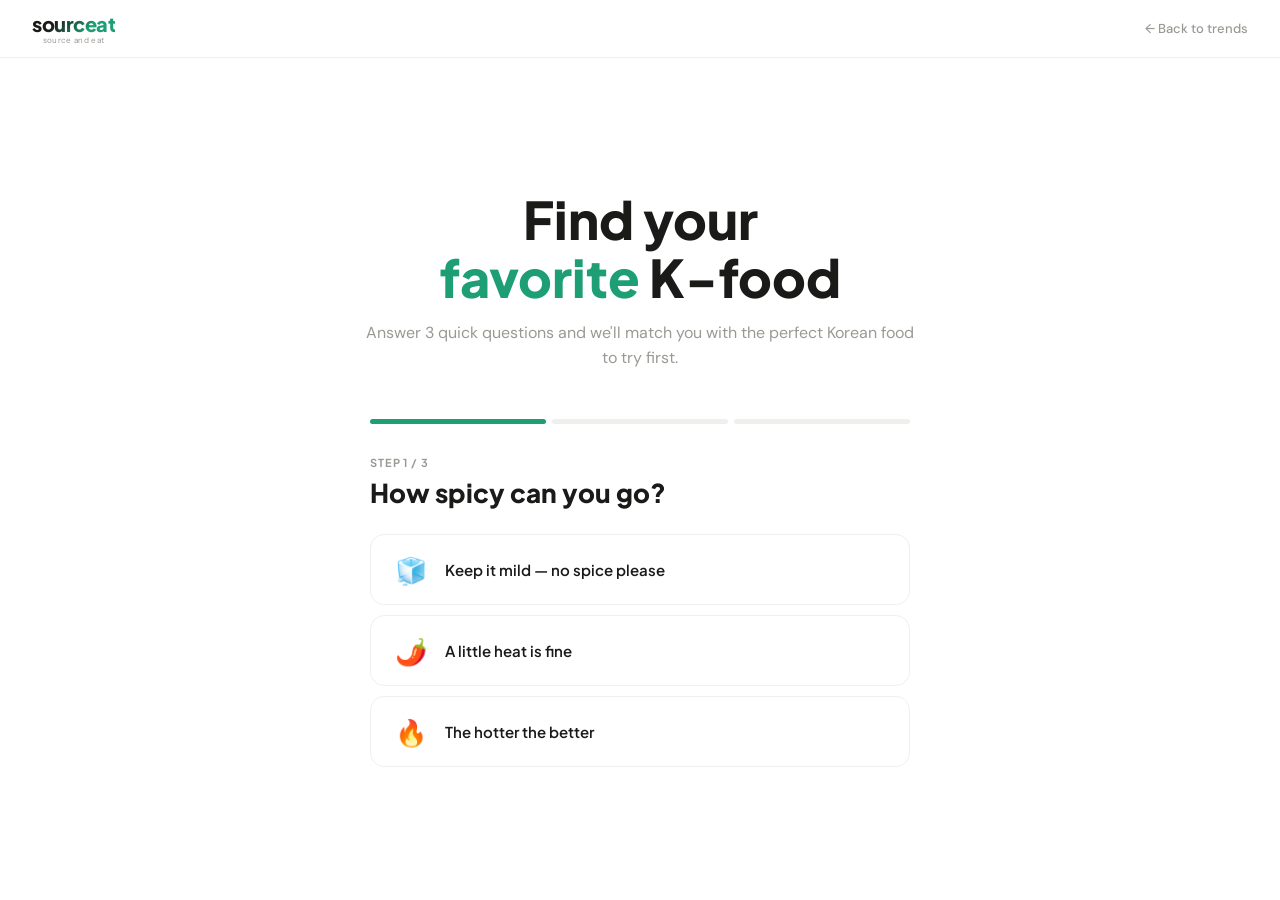
<file: favorite.html>
<!DOCTYPE html>
<html lang="en">
<head>
  <meta charset="UTF-8"/>
  <meta name="viewport" content="width=device-width, initial-scale=1.0"/>
  <title>Check Your Favorite K-Food | sourceat</title>
  <meta name="description" content="Answer 3 quick questions and find your perfect Korean food match — with links to buy it now."/>
  <link rel="icon" href="data:image/svg+xml,<svg xmlns=%22http://www.w3.org/2000/svg%22 viewBox=%220 0 100 100%22><text y=%22.9em%22 font-size=%2290%22>🥘</text></svg>"/>
  <link rel="preconnect" href="https://fonts.googleapis.com"/>
  <link rel="preconnect" href="https://fonts.gstatic.com" crossorigin/>
  <link href="https://fonts.googleapis.com/css2?family=Plus+Jakarta+Sans:wght@400;500;600;700;800&family=DM+Sans:opsz,wght@9..40,300;9..40,400;9..40,500&display=swap" rel="stylesheet"/>
  <style>
    *{box-sizing:border-box;margin:0;padding:0}
    :root{--teal:#1D9E75;--teal-light:#E1F5EE;--gray-100:#F7F7F5;--gray-200:#EFEFEB;--gray-400:#9A9A94;--gray-900:#1A1A18}
    body{font-family:'DM Sans',sans-serif;background:#fff;color:var(--gray-900);min-height:100vh;display:flex;flex-direction:column}
    header{height:58px;border-bottom:1px solid var(--gray-200);display:flex;align-items:center;padding:0 32px;justify-content:space-between;position:sticky;top:0;background:#fff;z-index:10}
    .logo{text-decoration:none;display:inline-flex;flex-direction:column;align-items:center;gap:2px}
    .logo-wordmark{font-family:'Plus Jakarta Sans',sans-serif;font-size:20px;font-weight:800;letter-spacing:-0.5px;line-height:1;background:linear-gradient(135deg,#1A1A18 30%,#1D9E75 70%);-webkit-background-clip:text;-webkit-text-fill-color:transparent;background-clip:text}
    .logo-sub{font-size:8px;font-weight:400;color:var(--gray-400);letter-spacing:.04em;line-height:1}
    .back-link{font-size:13px;color:var(--gray-400);text-decoration:none;display:flex;align-items:center;gap:6px;font-weight:500}
    .back-link:hover{color:var(--gray-900)}

    .page{flex:1;display:flex;flex-direction:column;align-items:center;justify-content:center;padding:48px 24px}

    /* --- Hero text (shown before quiz starts) --- */
    .hero-text{text-align:center;max-width:560px;margin-bottom:48px}
    .hero-text h1{font-family:'Plus Jakarta Sans',sans-serif;font-size:clamp(32px,6vw,52px);font-weight:800;line-height:1.1;margin-bottom:14px}
    .hero-text h1 em{font-style:normal;color:var(--teal)}
    .hero-text p{font-size:16px;color:var(--gray-400);line-height:1.6}

    /* --- Quiz card --- */
    .quiz-wrap{width:100%;max-width:540px}
    .progress{display:flex;gap:6px;margin-bottom:32px}
    .progress-dot{height:5px;border-radius:3px;flex:1;background:var(--gray-200);transition:background .35s}
    .progress-dot.active{background:var(--teal)}

    .step-label{font-size:11px;font-weight:700;letter-spacing:.08em;text-transform:uppercase;color:var(--gray-400);margin-bottom:8px;font-family:'Plus Jakarta Sans',sans-serif}
    .step-q{font-family:'Plus Jakarta Sans',sans-serif;font-size:clamp(20px,4vw,26px);font-weight:800;color:var(--gray-900);margin-bottom:24px;line-height:1.25}
    .opts{display:flex;flex-direction:column;gap:10px}
    .opt-btn{display:flex;align-items:center;gap:16px;background:#fff;border:1.5px solid var(--gray-200);border-radius:14px;padding:18px 22px;cursor:pointer;text-align:left;font-family:'Plus Jakarta Sans',sans-serif;font-size:15px;font-weight:600;color:var(--gray-900);width:100%;transition:border-color .15s,background .15s}
    .opt-btn:hover{border-color:var(--teal);background:var(--teal-light)}
    .opt-btn .opt-e{font-size:26px;flex-shrink:0;width:36px;text-align:center}

    /* --- Result --- */
    .result{text-align:center;animation:fadeUp .4s ease}
    .result-emoji{font-size:64px;margin-bottom:20px}
    .result-label{font-size:10px;font-weight:700;letter-spacing:.1em;text-transform:uppercase;color:var(--teal);margin-bottom:10px;font-family:'Plus Jakarta Sans',sans-serif}
    .result-name{font-family:'Plus Jakarta Sans',sans-serif;font-size:clamp(20px,4vw,28px);font-weight:800;color:var(--gray-900);margin-bottom:10px}
    .result-desc{font-size:16px;color:#6A6A64;margin-bottom:6px;line-height:1.5}
    .result-shop{font-size:13px;color:var(--gray-400);margin-bottom:32px}
    .result-cta{display:inline-block;background:var(--teal);color:#fff;font-family:'Plus Jakarta Sans',sans-serif;font-size:15px;font-weight:700;padding:16px 40px;border-radius:12px;text-decoration:none;margin-bottom:16px}
    .restart-btn{display:block;background:none;border:none;font-size:13px;color:var(--gray-400);cursor:pointer;text-decoration:underline;margin:12px auto 0;font-family:'DM Sans',sans-serif}

    @keyframes fadeUp{from{opacity:0;transform:translateY(12px)}to{opacity:1;transform:translateY(0)}}
  </style>
</head>
<body>
<header>
  <a href="/" class="logo"><span class="logo-wordmark">sourceat</span><span class="logo-sub">source and eat</span></a>
  <a href="/" class="back-link">← Back to trends</a>
</header>

<div class="page">
  <div class="hero-text" id="fav-hero">
    <h1>Find your<br><em>favorite</em> K-food</h1>
    <p>Answer 3 quick questions and we'll match you with the perfect Korean food to try first.</p>
  </div>

  <div class="quiz-wrap">
    <div class="progress">
      <div class="progress-dot active" id="dot-1"></div>
      <div class="progress-dot" id="dot-2"></div>
      <div class="progress-dot" id="dot-3"></div>
    </div>
    <div id="quiz-body"></div>
  </div>
</div>

<script>
(function(){
  var STEPS=[
    {label:'Step 1 / 3',q:'How spicy can you go?',key:'spice',opts:[
      {e:'🧊',t:'Keep it mild — no spice please',v:'mild'},
      {e:'🌶️',t:'A little heat is fine',v:'medium'},
      {e:'🔥',t:'The hotter the better',v:'hot'}
    ]},
    {label:'Step 2 / 3',q:'What are you craving right now?',key:'type',opts:[
      {e:'🍜',t:'Noodles & Ramen',v:'noodles'},
      {e:'🍱',t:'Rice Rolls (Kimbap)',v:'rice'},
      {e:'🍿',t:'Snacks & Chips',v:'snacks'},
      {e:'🌮',t:'Street Food Kits',v:'street'}
    ]},
    {label:'Step 3 / 3',q:'Where do you usually shop?',key:'shop',opts:[
      {e:'📦',t:'Amazon — ship it to me',v:'amazon'},
      {e:'🏪',t:'H-Mart near me',v:'hmart'},
      {e:'🚚',t:'Weee! or Wooltari delivery',v:'weee'},
      {e:'🛒',t:"Wherever's cheapest",v:'any'}
    ]}
  ];

  var RESULTS={
    noodles:{
      hot:   {name:'Samyang Buldak 2× Spicy',   emoji:'🔥',desc:'The viral fire noodle challenge. Not for the faint-hearted.',   page:'/buldak'},
      medium:{name:'Samyang Buldak Original',    emoji:'🍜',desc:'The classic that started the global craze. Seriously addictive.', page:'/buldak'},
      mild:  {name:'Samyang Buldak Carbonara',   emoji:'🍝',desc:'Creamy, cheesy, mildly spicy — the perfect entry point.',        page:'/buldak'}
    },
    rice:  {name:'Pulmuone Tuna Mayo Kimbap',   emoji:'🍱',desc:'Fresh savory rice rolls. Like sushi but lighter and more filling.',page:'/kimbap'},
    snacks:{name:'Haitai Honey Butter Chip',    emoji:'🍯',desc:'The snack that sold out across Asia. Sweet, salty, addictive.',   page:'/snacks'},
    street:{name:'Ottogi Tteokbokki Kit',        emoji:'🌶️',desc:'Chewy rice cakes in spicy sauce — Seoul street food at home.',   page:'/tteokbokki'}
  };

  var SHOP_LABEL={amazon:'Available on Amazon Prime',hmart:'Find it at H-Mart',weee:'Order on Weee! or Wooltari',any:'Available across multiple stores'};
  var PAGE_LABEL={'/buldak':'See all Buldak flavors →','/kimbap':'Find kimbap near you →','/snacks':'Browse all K-snacks →','/tteokbokki':'See all street food →'};

  var step=0,ans={};

  function dots(){
    for(var i=1;i<=3;i++){
      var d=document.getElementById('dot-'+i);
      if(d) d.className='progress-dot'+(i<=step+1?' active':'');
    }
    var hero=document.getElementById('fav-hero');
    if(hero) hero.style.display=step===0?'':'none';
  }

  function render(){
    dots();
    var body=document.getElementById('quiz-body');

    if(step>=3){
      var t=ans.type,s=ans.spice;
      var r=t==='noodles'?RESULTS.noodles[s]:RESULTS[t];
      var shopTxt=SHOP_LABEL[ans.shop]||SHOP_LABEL.any;
      var ctaTxt=PAGE_LABEL[r.page]||'See products →';
      body.innerHTML='<div class="result">'
        +'<div class="result-emoji">'+r.emoji+'</div>'
        +'<div class="result-label">Your match</div>'
        +'<div class="result-name">'+r.name+'</div>'
        +'<div class="result-desc">'+r.desc+'</div>'
        +'<div class="result-shop">'+shopTxt+'</div>'
        +'<a href="'+r.page+'" class="result-cta">'+ctaTxt+'</a>'
        +'<button class="restart-btn" onclick="window._favRestart()">Start over</button>'
        +'</div>';
      return;
    }

    var s=STEPS[step];
    var opts=s.opts.map(function(o){
      return '<button class="opt-btn" onclick="window._favChoose(\''+s.key+'\',\''+o.v+'\')">'
        +'<span class="opt-e">'+o.e+'</span>'
        +'<span>'+o.t+'</span>'
        +'</button>';
    }).join('');

    body.innerHTML='<div style="animation:fadeUp .3s ease">'
      +'<div class="step-label">'+s.label+'</div>'
      +'<div class="step-q">'+s.q+'</div>'
      +'<div class="opts">'+opts+'</div>'
      +'</div>';
  }

  window._favChoose=function(key,val){ans[key]=val;step++;render();};
  window._favRestart=function(){
    step=0;ans={};
    var hero=document.getElementById('fav-hero');
    if(hero) hero.style.display='';
    render();
  };

  render();
})();
</script>
</body>
</html>
</file>
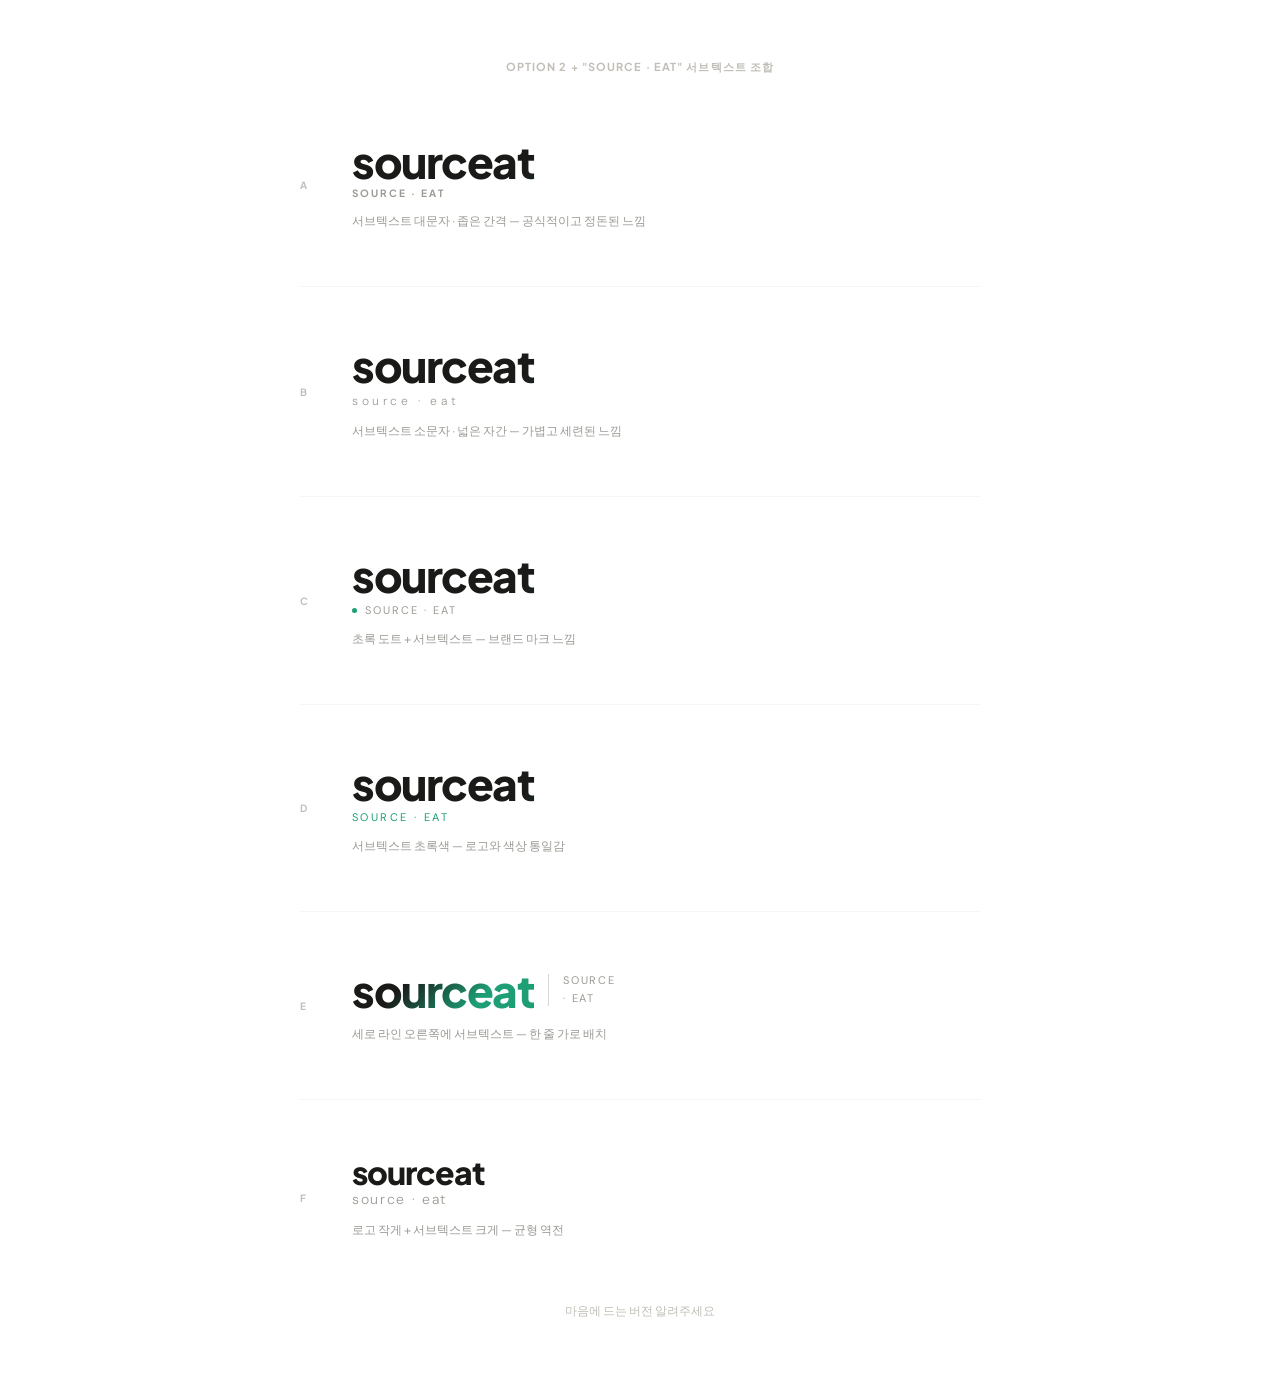
<file: logo-preview.html>
<!DOCTYPE html>
<html lang="en">
<head>
  <meta charset="UTF-8"/>
  <meta name="viewport" content="width=device-width, initial-scale=1.0"/>
  <title>Logo Preview — Option 2 + Subtitle</title>
  <link rel="preconnect" href="https://fonts.googleapis.com"/>
  <link rel="preconnect" href="https://fonts.gstatic.com" crossorigin/>
  <link href="https://fonts.googleapis.com/css2?family=Plus+Jakarta+Sans:wght@300;400;600;700;800&family=DM+Sans:opsz,wght@9..40,300;9..40,400&display=swap" rel="stylesheet"/>
  <style>
    *{box-sizing:border-box;margin:0;padding:0}
    body{font-family:'Plus Jakarta Sans',sans-serif;background:#fff;display:flex;flex-direction:column;align-items:center;padding:60px 24px 80px;gap:0}
    .title{font-size:11px;font-weight:700;letter-spacing:.1em;text-transform:uppercase;color:#C0BEB6;margin-bottom:64px}
    .grid{display:flex;flex-direction:column;gap:56px;width:100%;max-width:680px}
    .row{display:flex;align-items:center;gap:32px}
    .tag{font-size:10px;font-weight:700;letter-spacing:.08em;text-transform:uppercase;color:#C0BEB6;width:20px;flex-shrink:0}
    .card{flex:1;display:flex;flex-direction:column;gap:14px}
    .note{font-size:12px;color:#9A9A94}
    .divider{width:100%;height:1px;background:#F5F5F3}
    .wordmark{font-family:'Plus Jakarta Sans',sans-serif;font-weight:800;font-size:44px;letter-spacing:-1.5px;background:linear-gradient(135deg,#1A1A18 30%,#1D9E75 70%);-webkit-background-clip:text;-webkit-text-fill-color:transparent;background-clip:text;line-height:1}
  </style>
</head>
<body>

<div class="title">Option 2 + "source · eat" 서브텍스트 조합</div>

<div class="grid">

  <!-- A: 대문자 · 좁은 자간 -->
  <div class="row">
    <div class="tag">A</div>
    <div class="card">
      <div style="display:inline-flex;flex-direction:column;gap:4px">
        <div class="wordmark">sourceat</div>
        <div style="font-family:'Plus Jakarta Sans',sans-serif;font-size:10px;font-weight:700;letter-spacing:.2em;text-transform:uppercase;color:#9A9A94">SOURCE · EAT</div>
      </div>
      <div class="note">서브텍스트 대문자 · 좁은 간격 — 공식적이고 정돈된 느낌</div>
    </div>
  </div>

  <div class="divider"></div>

  <!-- B: 소문자 · 넓은 자간 -->
  <div class="row">
    <div class="tag">B</div>
    <div class="card">
      <div style="display:inline-flex;flex-direction:column;gap:6px">
        <div class="wordmark">sourceat</div>
        <div style="font-family:'DM Sans',sans-serif;font-size:12px;font-weight:300;letter-spacing:.3em;color:#9A9A94">source · eat</div>
      </div>
      <div class="note">서브텍스트 소문자 · 넓은 자간 — 가볍고 세련된 느낌</div>
    </div>
  </div>

  <div class="divider"></div>

  <!-- C: 초록 도트 포인트 -->
  <div class="row">
    <div class="tag">C</div>
    <div class="card">
      <div style="display:inline-flex;flex-direction:column;gap:6px">
        <div class="wordmark">sourceat</div>
        <div style="display:flex;align-items:center;gap:8px">
          <div style="width:5px;height:5px;border-radius:50%;background:#1D9E75;flex-shrink:0"></div>
          <div style="font-family:'DM Sans',sans-serif;font-size:11px;font-weight:400;letter-spacing:.18em;color:#9A9A94;text-transform:uppercase">source · eat</div>
        </div>
      </div>
      <div class="note">초록 도트 + 서브텍스트 — 브랜드 마크 느낌</div>
    </div>
  </div>

  <div class="divider"></div>

  <!-- D: 서브텍스트 초록 -->
  <div class="row">
    <div class="tag">D</div>
    <div class="card">
      <div style="display:inline-flex;flex-direction:column;gap:5px">
        <div class="wordmark">sourceat</div>
        <div style="font-family:'DM Sans',sans-serif;font-size:11px;font-weight:400;letter-spacing:.22em;color:#1D9E75;text-transform:uppercase">source · eat</div>
      </div>
      <div class="note">서브텍스트 초록색 — 로고와 색상 통일감</div>
    </div>
  </div>

  <div class="divider"></div>

  <!-- E: 세로 라인 분리 -->
  <div class="row">
    <div class="tag">E</div>
    <div class="card">
      <div style="display:inline-flex;align-items:center;gap:14px">
        <div class="wordmark">sourceat</div>
        <div style="width:1px;height:32px;background:#D9D9D3;flex-shrink:0"></div>
        <div style="font-family:'DM Sans',sans-serif;font-size:11px;font-weight:400;letter-spacing:.16em;color:#9A9A94;text-transform:uppercase;line-height:1.6">source<br>· eat</div>
      </div>
      <div class="note">세로 라인 오른쪽에 서브텍스트 — 한 줄 가로 배치</div>
    </div>
  </div>

  <div class="divider"></div>

  <!-- F: 로고 크기 작게 + 서브텍스트 크게 -->
  <div class="row">
    <div class="tag">F</div>
    <div class="card">
      <div style="display:inline-flex;flex-direction:column;gap:2px">
        <div style="font-family:'Plus Jakarta Sans',sans-serif;font-weight:800;font-size:32px;letter-spacing:-1px;background:linear-gradient(135deg,#1A1A18 30%,#1D9E75 70%);-webkit-background-clip:text;-webkit-text-fill-color:transparent;background-clip:text;line-height:1">sourceat</div>
        <div style="font-family:'DM Sans',sans-serif;font-size:14px;font-weight:300;letter-spacing:.12em;color:#9A9A94">source · eat</div>
      </div>
      <div class="note">로고 작게 + 서브텍스트 크게 — 균형 역전</div>
    </div>
  </div>

</div>

<div style="font-size:12px;color:#C0BEB6;margin-top:64px">마음에 드는 버전 알려주세요</div>

</body>
</html>
</file>
